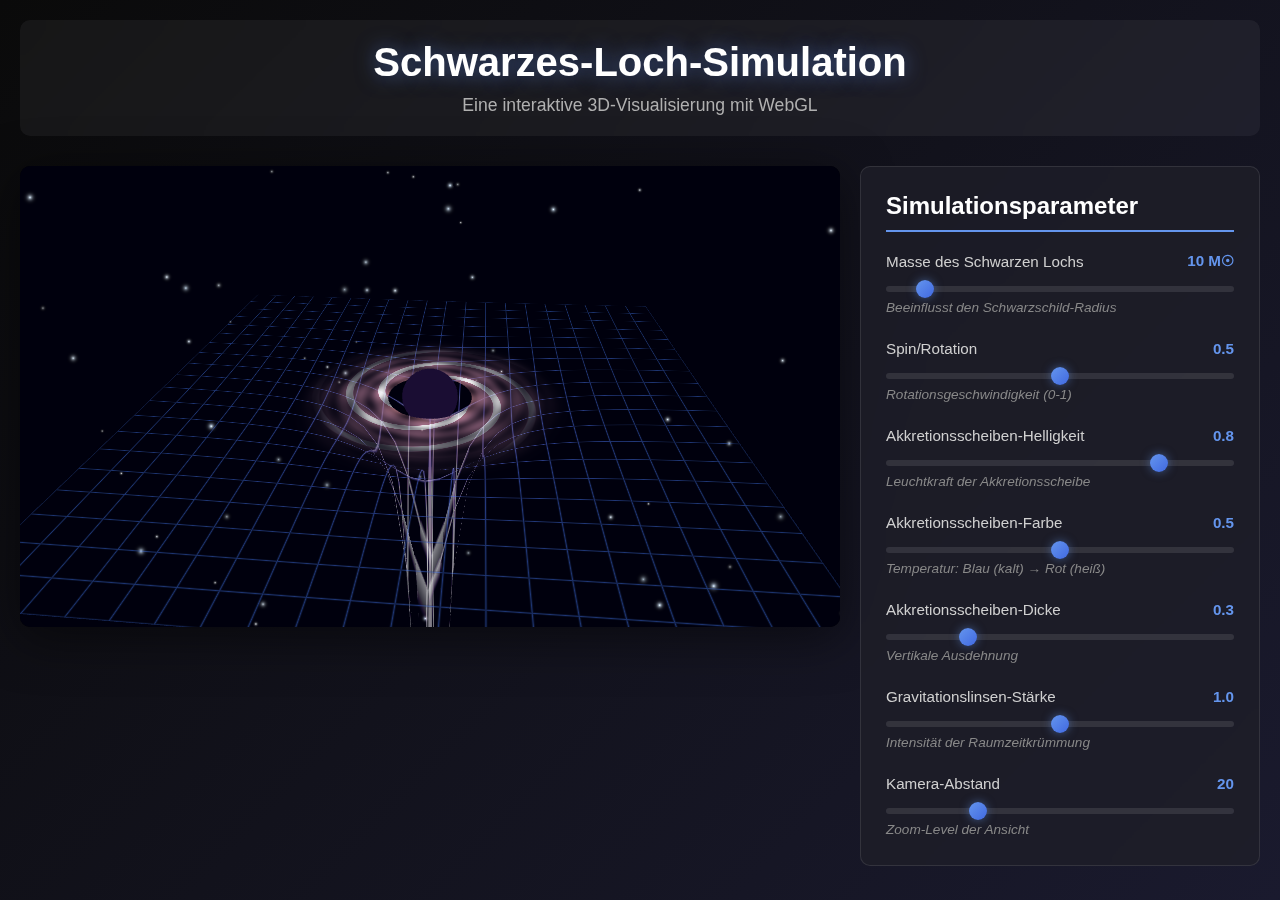
<file: index.html>
<!DOCTYPE html>
<html lang="de">
<head>
    <meta charset="UTF-8">
    <meta name="viewport" content="width=device-width, initial-scale=1.0">
    <title>Interaktive Schwarzes-Loch-Simulation</title>
    <link rel="stylesheet" href="css/style.css">
</head>
<body>
    <div class="container">
        <header>
            <h1>Schwarzes-Loch-Simulation</h1>
            <p>Eine interaktive 3D-Visualisierung mit WebGL</p>
        </header>
        
        <div class="main-content">
            <div class="canvas-container">
                <canvas id="blackhole-canvas"></canvas>
                <div class="loading" id="loading">
                    <div class="spinner"></div>
                    <p>Initialisierung der Simulation...</p>
                </div>
            </div>
            
            <div class="controls-panel">
                <h2>Simulationsparameter</h2>
                
                <div class="control-group">
                    <label for="mass-slider">
                        <span class="control-label">Masse des Schwarzen Lochs</span>
                        <span class="control-value" id="mass-value">10 M☉</span>
                    </label>
                    <input type="range" id="mass-slider" min="1" max="100" value="10" step="1">
                    <div class="control-description">Beeinflusst den Schwarzschild-Radius</div>
                </div>
                
                <div class="control-group">
                    <label for="spin-slider">
                        <span class="control-label">Spin/Rotation</span>
                        <span class="control-value" id="spin-value">0.5</span>
                    </label>
                    <input type="range" id="spin-slider" min="0" max="1" value="0.5" step="0.01">
                    <div class="control-description">Rotationsgeschwindigkeit (0-1)</div>
                </div>
                
                <div class="control-group">
                    <label for="accretion-brightness-slider">
                        <span class="control-label">Akkretionsscheiben-Helligkeit</span>
                        <span class="control-value" id="accretion-brightness-value">0.8</span>
                    </label>
                    <input type="range" id="accretion-brightness-slider" min="0" max="1" value="0.8" step="0.01">
                    <div class="control-description">Leuchtkraft der Akkretionsscheibe</div>
                </div>
                
                <div class="control-group">
                    <label for="accretion-color-slider">
                        <span class="control-label">Akkretionsscheiben-Farbe</span>
                        <span class="control-value" id="accretion-color-value">0.5</span>
                    </label>
                    <input type="range" id="accretion-color-slider" min="0" max="1" value="0.5" step="0.01">
                    <div class="control-description">Temperatur: Blau (kalt) → Rot (heiß)</div>
                </div>
                
                <div class="control-group">
                    <label for="accretion-thickness-slider">
                        <span class="control-label">Akkretionsscheiben-Dicke</span>
                        <span class="control-value" id="accretion-thickness-value">0.3</span>
                    </label>
                    <input type="range" id="accretion-thickness-slider" min="0.1" max="1" value="0.3" step="0.01">
                    <div class="control-description">Vertikale Ausdehnung</div>
                </div>
                
                <div class="control-group">
                    <label for="lensing-strength-slider">
                        <span class="control-label">Gravitationslinsen-Stärke</span>
                        <span class="control-value" id="lensing-strength-value">1.0</span>
                    </label>
                    <input type="range" id="lensing-strength-slider" min="0" max="2" value="1.0" step="0.1">
                    <div class="control-description">Intensität der Raumzeitkrümmung</div>
                </div>
                
                <div class="control-group">
                    <label for="camera-distance-slider">
                        <span class="control-label">Kamera-Abstand</span>
                        <span class="control-value" id="camera-distance-value">20</span>
                    </label>
                    <input type="range" id="camera-distance-slider" min="10" max="50" value="20" step="1">
                    <div class="control-description">Zoom-Level der Ansicht</div>
                </div>
                
                <div class="control-group">
                    <label for="camera-angle-slider">
                        <span class="control-label">Kamera-Winkel</span>
                        <span class="control-value" id="camera-angle-value">30°</span>
                    </label>
                    <input type="range" id="camera-angle-slider" min="0" max="90" value="30" step="5">
                    <div class="control-description">Betrachtungswinkel zur Akkretionsscheibe</div>
                </div>
                
                <div class="control-group">
                    <label class="checkbox-label">
                        <input type="checkbox" id="auto-rotate-checkbox" checked>
                        <span>Automatische Rotation</span>
                    </label>
                </div>
                
                <div class="control-group">
                    <button id="reset-button" class="reset-button">Parameter Zurücksetzen</button>
                </div>
                
                <div class="info-panel">
                    <h3>Physikalische Daten</h3>
                    <div class="info-item">
                        <span class="info-label">Schwarzschild-Radius:</span>
                        <span class="info-value" id="schwarzschild-radius">29.5 km</span>
                    </div>
                    <div class="info-item">
                        <span class="info-label">Ereignishorizont:</span>
                        <span class="info-value" id="event-horizon">59.0 km</span>
                    </div>
                    <div class="info-item">
                        <span class="info-label">FPS:</span>
                        <span class="info-value" id="fps-counter">60</span>
                    </div>
                </div>
            </div>
        </div>
    </div>
    
    <script src="js/shaders.js"></script>
    <script src="js/physics.js"></script>
    <script src="js/blackhole.js"></script>
</body>
</html>
</file>
<file: css/style.css>
* {
    margin: 0;
    padding: 0;
    box-sizing: border-box;
}

body {
    font-family: 'Segoe UI', Tahoma, Geneva, Verdana, sans-serif;
    background: linear-gradient(135deg, #0a0a0a 0%, #1a1a2e 100%);
    color: #e0e0e0;
    min-height: 100vh;
    overflow-x: hidden;
}

.container {
    width: 100%;
    max-width: 1800px;
    margin: 0 auto;
    padding: 20px;
}

header {
    text-align: center;
    margin-bottom: 30px;
    padding: 20px;
    background: rgba(255, 255, 255, 0.05);
    border-radius: 10px;
    backdrop-filter: blur(10px);
}

header h1 {
    font-size: 2.5em;
    color: #ffffff;
    margin-bottom: 10px;
    text-shadow: 0 0 20px rgba(100, 150, 255, 0.5);
}

header p {
    font-size: 1.1em;
    color: #b0b0b0;
}

.main-content {
    display: grid;
    grid-template-columns: 1fr 400px;
    gap: 20px;
    align-items: start;
}

.canvas-container {
    position: relative;
    background: #000000;
    border-radius: 10px;
    overflow: hidden;
    box-shadow: 0 10px 50px rgba(0, 0, 0, 0.5);
    aspect-ratio: 16 / 9;
}

#blackhole-canvas {
    width: 100%;
    height: 100%;
    display: block;
    cursor: grab;
}

#blackhole-canvas:active {
    cursor: grabbing;
}

.loading {
    position: absolute;
    top: 0;
    left: 0;
    width: 100%;
    height: 100%;
    background: rgba(0, 0, 0, 0.9);
    display: flex;
    flex-direction: column;
    justify-content: center;
    align-items: center;
    z-index: 10;
    transition: opacity 0.5s;
}

.loading.hidden {
    opacity: 0;
    pointer-events: none;
}

.spinner {
    width: 50px;
    height: 50px;
    border: 4px solid rgba(255, 255, 255, 0.1);
    border-top: 4px solid #6495ed;
    border-radius: 50%;
    animation: spin 1s linear infinite;
    margin-bottom: 20px;
}

@keyframes spin {
    0% { transform: rotate(0deg); }
    100% { transform: rotate(360deg); }
}

.controls-panel {
    background: rgba(30, 30, 40, 0.8);
    border-radius: 10px;
    padding: 25px;
    backdrop-filter: blur(10px);
    border: 1px solid rgba(255, 255, 255, 0.1);
    max-height: calc(100vh - 200px);
    overflow-y: auto;
}

.controls-panel h2 {
    font-size: 1.5em;
    margin-bottom: 20px;
    color: #ffffff;
    border-bottom: 2px solid #6495ed;
    padding-bottom: 10px;
}

.control-group {
    margin-bottom: 25px;
}

.control-group label {
    display: flex;
    justify-content: space-between;
    align-items: center;
    margin-bottom: 8px;
}

.control-label {
    font-weight: 500;
    color: #d0d0d0;
    font-size: 0.95em;
}

.control-value {
    font-weight: bold;
    color: #6495ed;
    font-size: 0.95em;
    min-width: 60px;
    text-align: right;
}

input[type="range"] {
    width: 100%;
    height: 6px;
    background: rgba(255, 255, 255, 0.1);
    border-radius: 5px;
    outline: none;
    -webkit-appearance: none;
}

input[type="range"]::-webkit-slider-thumb {
    -webkit-appearance: none;
    appearance: none;
    width: 18px;
    height: 18px;
    background: linear-gradient(135deg, #6495ed 0%, #4169e1 100%);
    border-radius: 50%;
    cursor: pointer;
    transition: transform 0.2s;
    box-shadow: 0 0 10px rgba(100, 149, 237, 0.5);
}

input[type="range"]::-webkit-slider-thumb:hover {
    transform: scale(1.2);
}

input[type="range"]::-moz-range-thumb {
    width: 18px;
    height: 18px;
    background: linear-gradient(135deg, #6495ed 0%, #4169e1 100%);
    border-radius: 50%;
    cursor: pointer;
    border: none;
    transition: transform 0.2s;
    box-shadow: 0 0 10px rgba(100, 149, 237, 0.5);
}

input[type="range"]::-moz-range-thumb:hover {
    transform: scale(1.2);
}

.control-description {
    font-size: 0.85em;
    color: #888;
    margin-top: 4px;
    font-style: italic;
}

.checkbox-label {
    display: flex !important;
    align-items: center;
    gap: 10px;
    cursor: pointer;
}

.checkbox-label input[type="checkbox"] {
    width: 20px;
    height: 20px;
    cursor: pointer;
    accent-color: #6495ed;
}

.checkbox-label span {
    color: #d0d0d0;
    font-size: 0.95em;
}

.reset-button {
    width: 100%;
    padding: 12px;
    background: linear-gradient(135deg, #6495ed 0%, #4169e1 100%);
    color: white;
    border: none;
    border-radius: 5px;
    font-size: 1em;
    font-weight: 600;
    cursor: pointer;
    transition: all 0.3s;
    box-shadow: 0 4px 15px rgba(100, 149, 237, 0.3);
}

.reset-button:hover {
    transform: translateY(-2px);
    box-shadow: 0 6px 20px rgba(100, 149, 237, 0.5);
}

.reset-button:active {
    transform: translateY(0);
}

.info-panel {
    margin-top: 30px;
    padding: 20px;
    background: rgba(0, 0, 0, 0.3);
    border-radius: 8px;
    border: 1px solid rgba(100, 149, 237, 0.3);
}

.info-panel h3 {
    font-size: 1.2em;
    margin-bottom: 15px;
    color: #6495ed;
}

.info-item {
    display: flex;
    justify-content: space-between;
    padding: 8px 0;
    border-bottom: 1px solid rgba(255, 255, 255, 0.05);
}

.info-item:last-child {
    border-bottom: none;
}

.info-label {
    color: #b0b0b0;
    font-size: 0.9em;
}

.info-value {
    color: #ffffff;
    font-weight: 600;
    font-size: 0.9em;
}

/* Scrollbar Styling */
.controls-panel::-webkit-scrollbar {
    width: 8px;
}

.controls-panel::-webkit-scrollbar-track {
    background: rgba(0, 0, 0, 0.2);
    border-radius: 4px;
}

.controls-panel::-webkit-scrollbar-thumb {
    background: rgba(100, 149, 237, 0.5);
    border-radius: 4px;
}

.controls-panel::-webkit-scrollbar-thumb:hover {
    background: rgba(100, 149, 237, 0.7);
}

/* Responsive Design */
@media (max-width: 1200px) {
    .main-content {
        grid-template-columns: 1fr;
    }
    
    .controls-panel {
        max-height: none;
    }
}

@media (max-width: 768px) {
    header h1 {
        font-size: 1.8em;
    }
    
    header p {
        font-size: 0.95em;
    }
    
    .container {
        padding: 10px;
    }
    
    .controls-panel {
        padding: 15px;
    }
}
</file>
